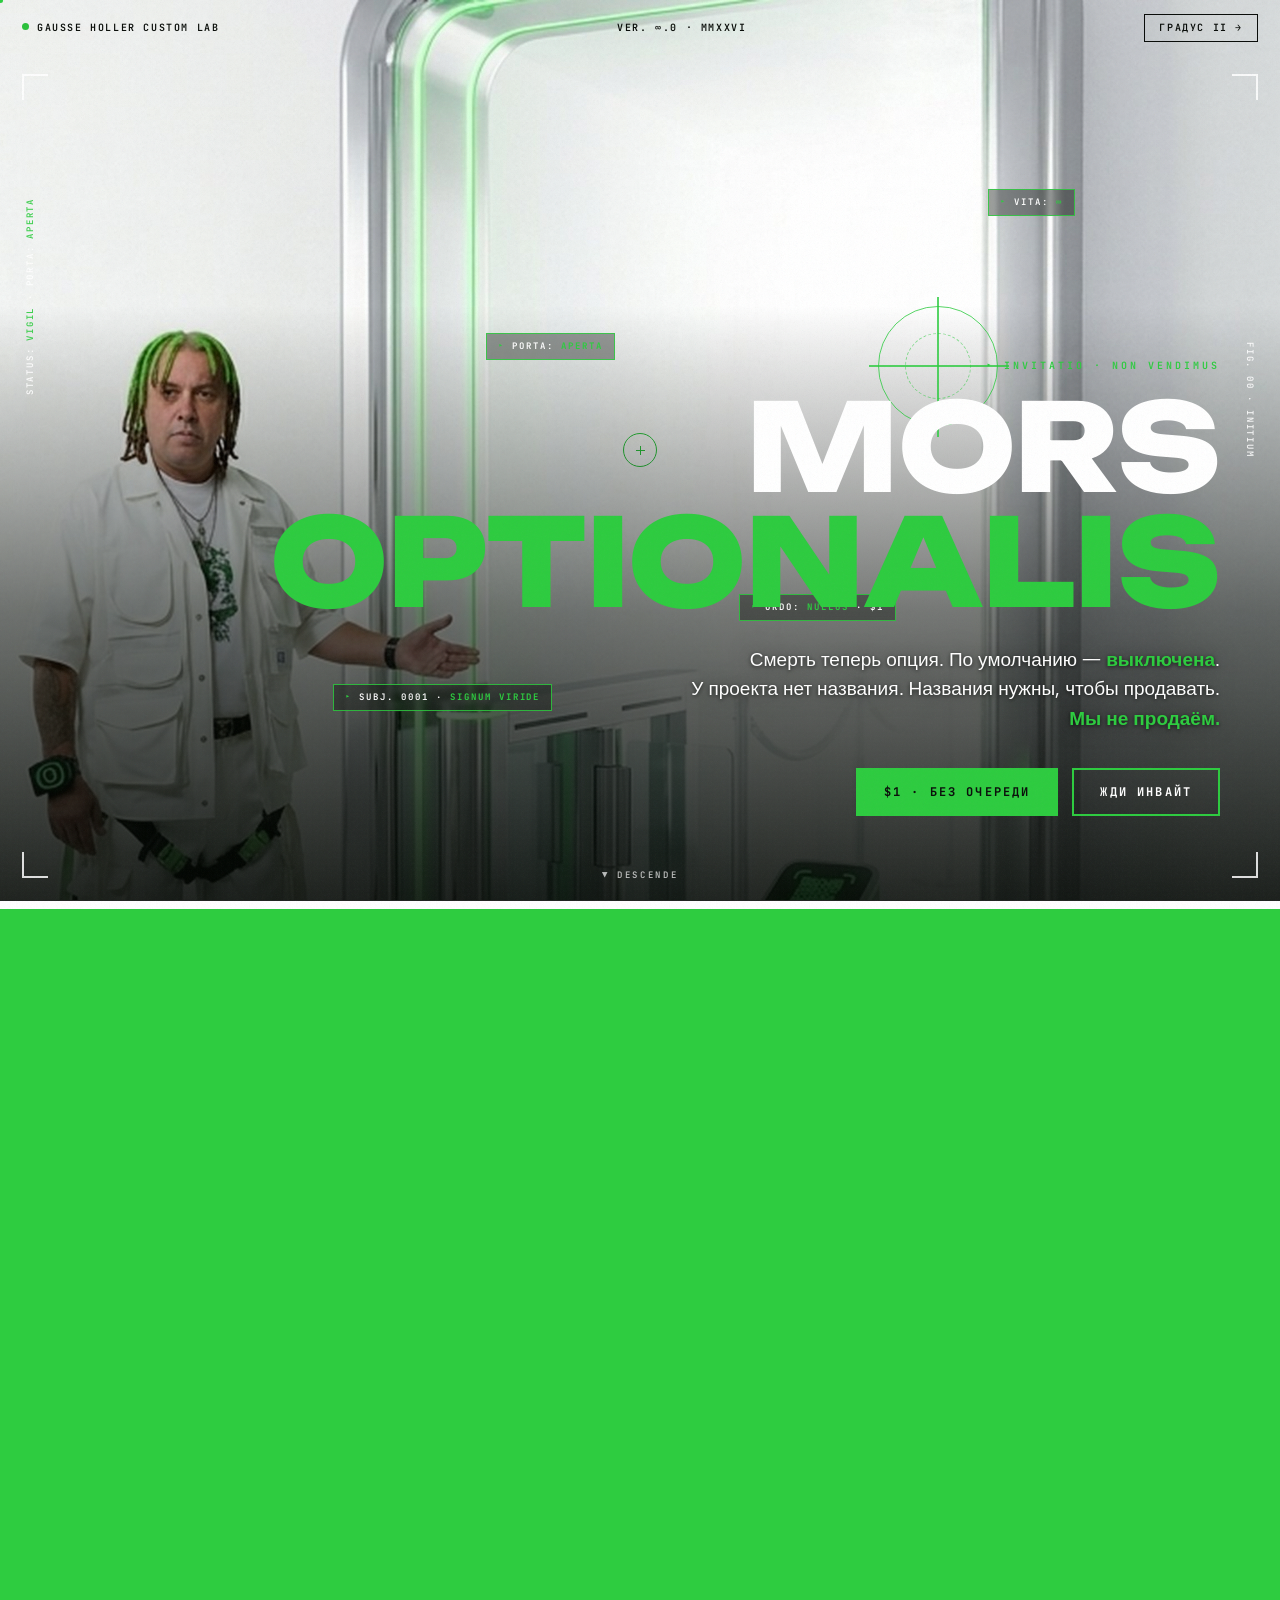
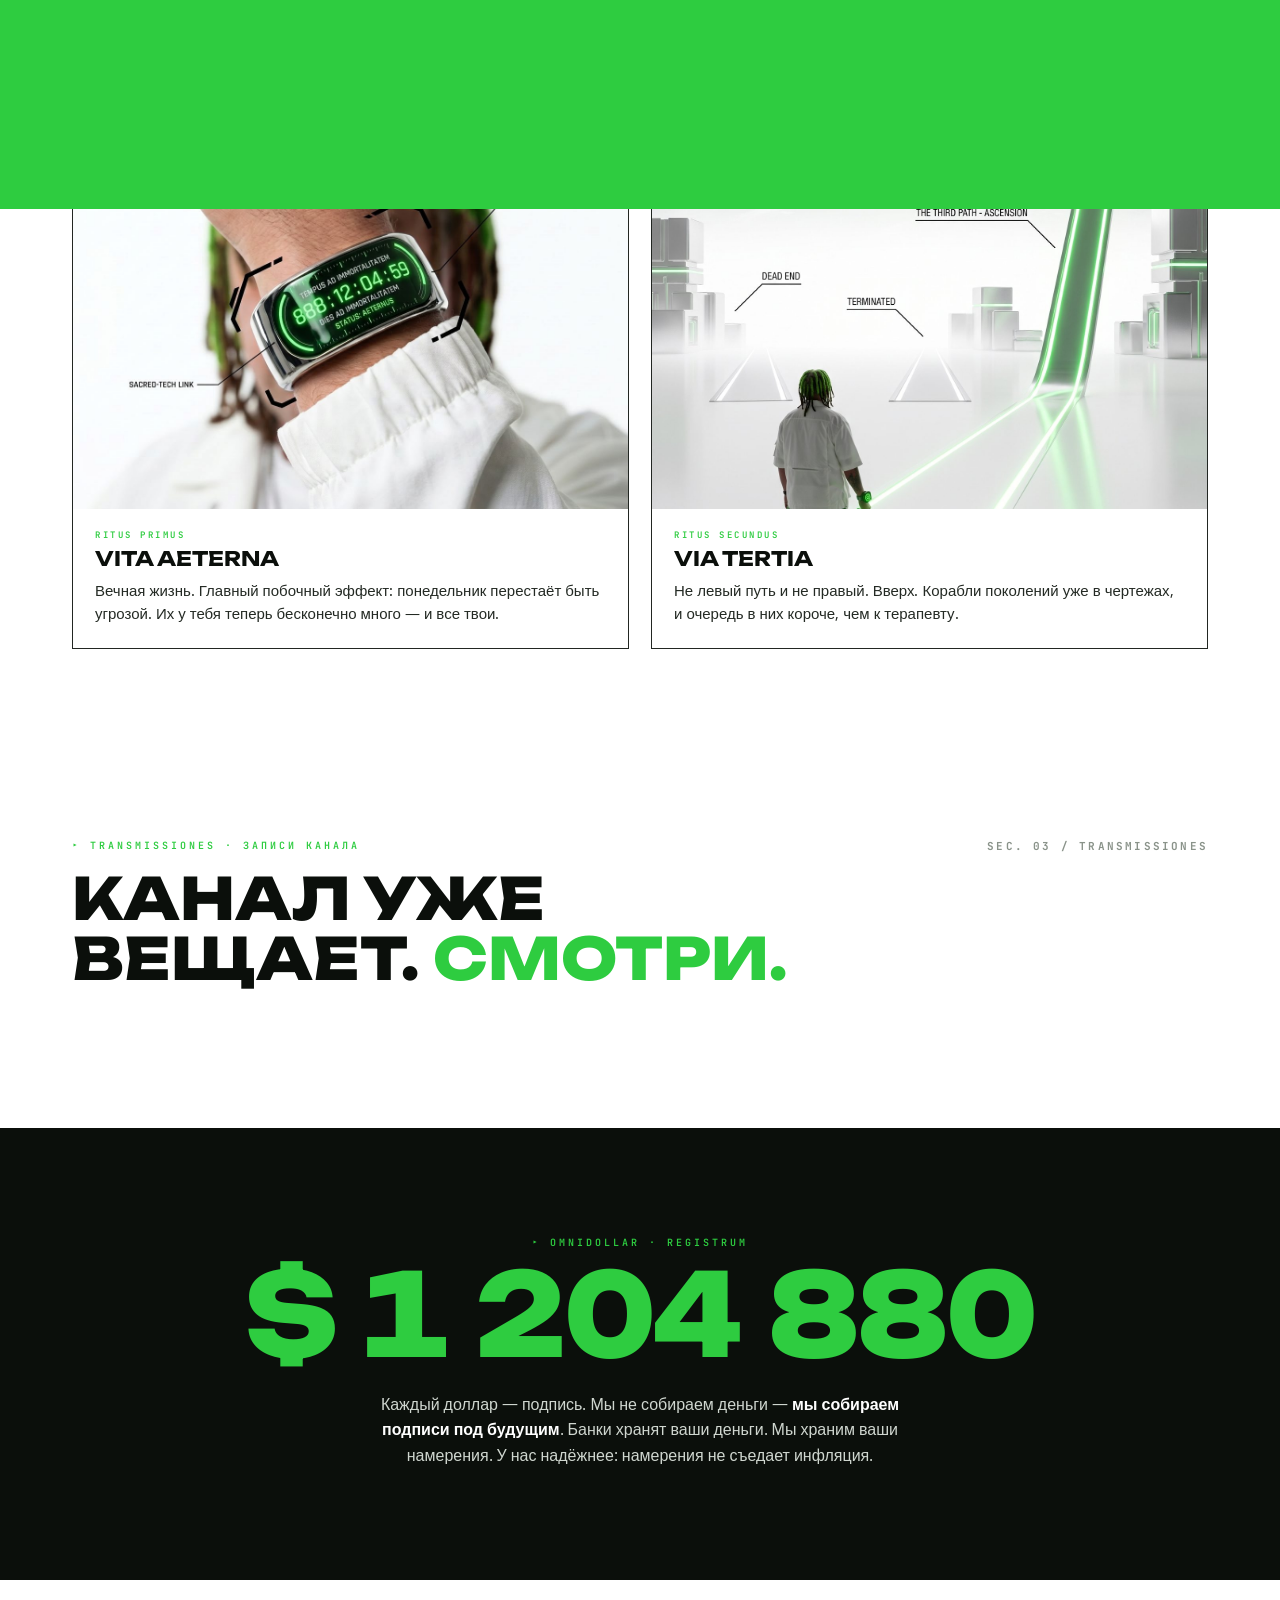
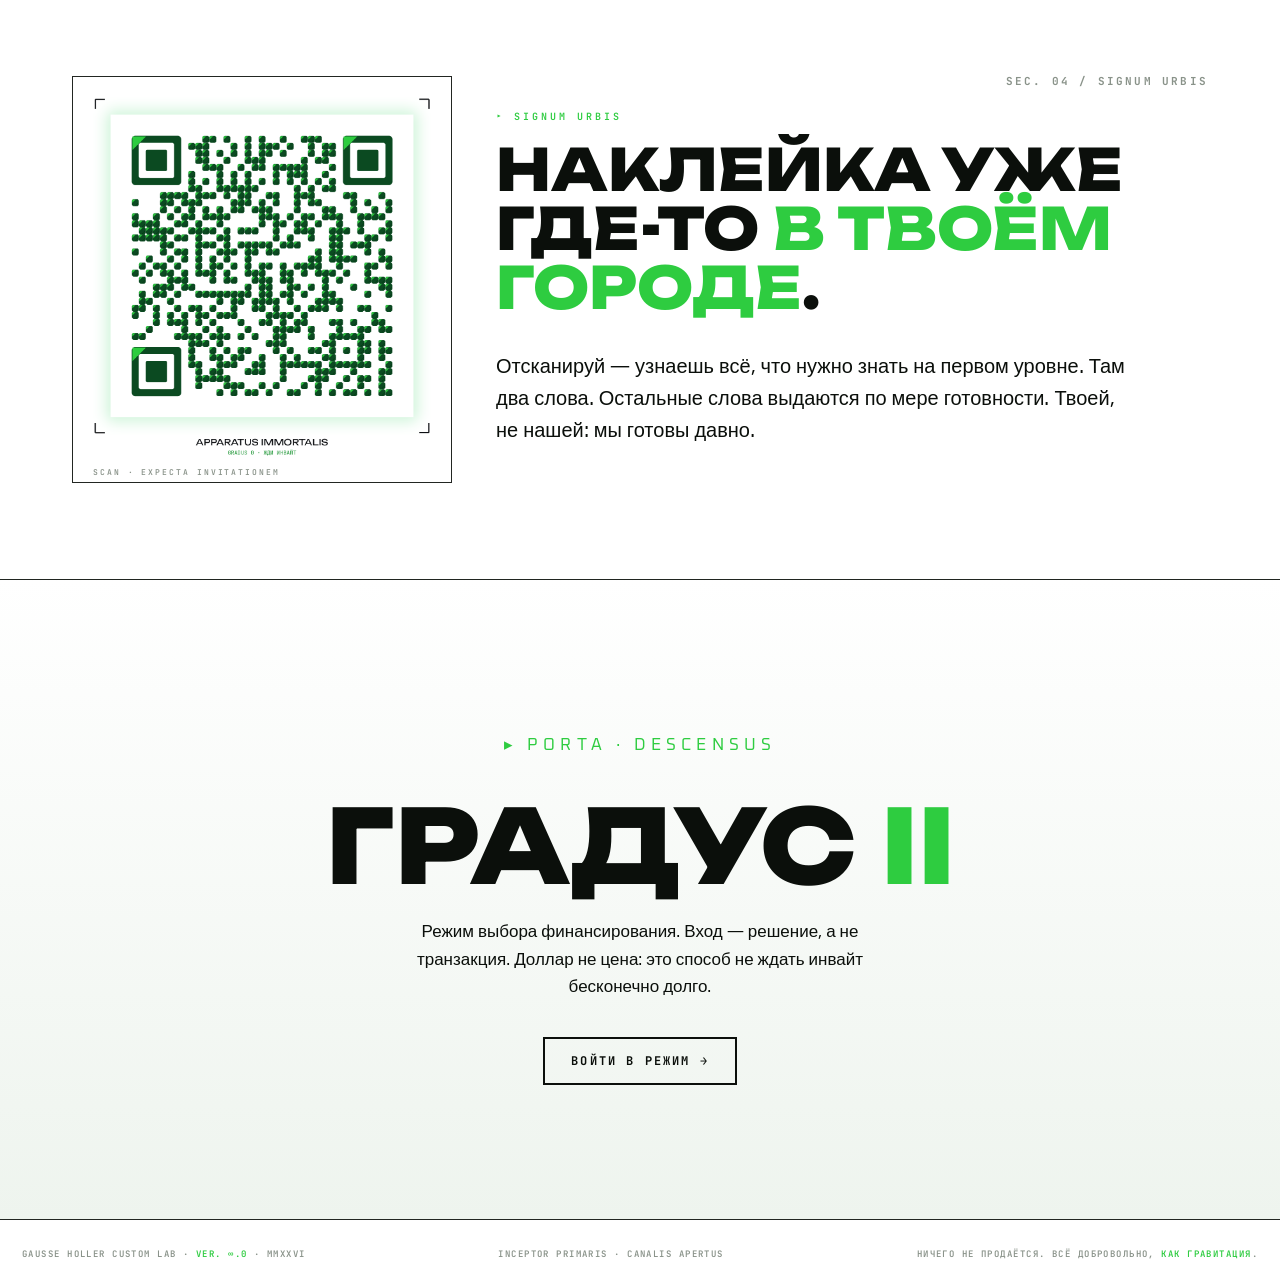
<file: site/index.html>
<!DOCTYPE html>
<html lang="ru">
<head>
<meta charset="utf-8">
<meta name="viewport" content="width=device-width,initial-scale=1">
<title>MORS OPTIONALIS · GAUSSE HOLLER CUSTOM LAB</title>
<meta name="description" content="Проект без названия. Смерть теперь опция — по умолчанию выключена. $1 · без очереди. Жди инвайт.">
<meta property="og:title" content="MORS OPTIONALIS">
<meta property="og:description" content="Мы не продаём. Мы проводим инициации. $1 · без очереди.">
<meta property="og:image" content="assets/hero_poster.jpg">
<link rel="icon" href="data:image/svg+xml,%3Csvg xmlns='http://www.w3.org/2000/svg' viewBox='0 0 32 32'%3E%3Crect width='32' height='32' fill='white'/%3E%3Crect x='4' y='4' width='24' height='24' fill='none' stroke='%232ECC40' stroke-width='3'/%3E%3Ccircle cx='16' cy='16' r='5' fill='%232ECC40'/%3E%3C/svg%3E">
<link rel="stylesheet" href="css/style.css">
</head>
<body>

<div id="boot" data-lines='["GAUSSE HOLLER CUSTOM LAB","BOOT SEQ <b>VER. ∞.0</b>","CANALIS: <b>APERTUS</b>","MORS: <b>OPTIONALIS</b>","INVITATIO: <b>EXPECTA</b>"]'><pre></pre></div>
<div id="wipe"></div>
<div class="grain"></div>

<header class="topbar">
  <span><span class="dot"></span>GAUSSE HOLLER CUSTOM LAB</span>
  <span>VER. ∞.0 · MMXXVI</span>
  <a class="go2" href="gradus.html" data-wipe data-cur="Descende">ГРАДУС II →</a>
</header>

<!-- HERO -->
<section class="hero" style="padding:0;max-width:none;">
  <img class="postr" src="assets/hero_poster.jpg" alt="">
  <video class="herovid" autoplay muted loop playsinline poster="assets/hero_poster.jpg">
    <source src="https://d8j0ntlcm91z4.cloudfront.net/user_2vVGC2DWe2MM7XDhdxjTNwWTi4E/hf_20260717_004150_d5409050-db14-4b0d-852f-9ce84afc6c57.mp4" type="video/mp4">
  </video>
  <div class="shade"></div>
  <div class="scanline" aria-hidden="true"></div>
  <div class="hud-layer" aria-hidden="true">
    <div class="reticle"><i></i></div>
    <div class="hud-float f1">VITA: <b>∞</b></div>
    <div class="hud-float f2">PORTA: <b>APERTA</b></div>
    <div class="hud-float f3">ORDO: <b>NULLUS</b> · $1</div>
    <div class="hud-float f4">SUBJ. 0001 · <b>SIGNUM VIRIDE</b></div>
  </div>
  <i class="hud-corner tl"></i><i class="hud-corner tr"></i><i class="hud-corner bl"></i><i class="hud-corner br"></i>
  <span class="side-lbl l">STATUS: <span class="g">VIGIL</span> · PORTA: <span class="g">APERTA</span></span>
  <span class="side-lbl r">FIG. 00 · INITIUM</span>
  <div class="hero-inner">
    <p class="kicker">INVITATIO · NON VENDIMUS</p>
    <h1 class="mega">
      <span class="row"><span>MORS</span></span>
      <span class="row"><span>OPTIONALIS</span></span>
    </h1>
    <p class="hero-sub">Смерть теперь опция. По умолчанию — <b>выключена</b>.<br>
    У проекта нет названия. Названия нужны, чтобы продавать. <b>Мы не продаём.</b></p>
    <div class="hero-ctas">
      <a class="btn solid pulse" href="gradus.html" data-wipe data-cur="$1">$1 · БЕЗ ОЧЕРЕДИ</a>
      <a class="btn" href="#genesis" data-cur="Lege">ЖДИ ИНВАЙТ</a>
    </div>
  </div>
  <span class="scroll-hint">▼ DESCENDE</span>
</section>

<div class="marquee" aria-hidden="true">
  <span class="track">
    NON EMIMUS · NON VENDIMUS · <em>INITIAMUS</em> · VITA AETERNA · VIA TERTIA · <em>MORS OPTIONALIS</em> · EXPECTA INVITATIONEM · $1 · SINE ORDINE ·&nbsp;
    NON EMIMUS · NON VENDIMUS · <em>INITIAMUS</em> · VITA AETERNA · VIA TERTIA · <em>MORS OPTIONALIS</em> · EXPECTA INVITATIONEM · $1 · SINE ORDINE ·&nbsp;
  </span>
</div>

<!-- GENESIS -->
<section id="genesis">
  <span class="sec-num">SEC. 01 / GENESIS</span>
  <p class="kicker rv">GENESIS · CUR</p>
  <h2 class="sec rv">Нам обещали звёзды.<br>Выдали <em>ленту новостей</em>.</h2>
  <p class="lead rv">Каждое утро миллиард человек опускает голову к корыту и листает. Мы предлагаем другое упражнение: <b>поднять голову</b>. Всё. Это вся технология. Остальное — инженерия.</p>
  <p class="lead rv">Аппарат собирается из двух компонентов: <b>один доллар</b> и желание посмотреть вверх. Первый компонент есть у всех. Второй — дефицитный.</p>
</section>

<!-- DUO -->
<section style="padding-top:0;">
  <span class="sec-num">SEC. 02 / DUPLEX</span>
  <div class="duo">
    <article class="card rv" data-hover data-cur="Vita">
      <span class="tag">RITUS 01</span>
      <div class="ph"><img src="assets/bracculum.jpg" alt="VITA AETERNA — браслет отсчёта" loading="lazy"></div>
      <div class="cb">
        <h3><small>RITUS PRIMUS</small>VITA AETERNA</h3>
        <p>Вечная жизнь. Главный побочный эффект: понедельник перестаёт быть угрозой. Их у тебя теперь бесконечно много — и все твои.</p>
      </div>
    </article>
    <article class="card rv" data-hover data-cur="Astra">
      <span class="tag">RITUS 02</span>
      <div class="ph"><img src="assets/via_tertia.jpg" alt="VIA TERTIA — корабль поколений" loading="lazy"></div>
      <div class="cb">
        <h3><small>RITUS SECUNDUS</small>VIA TERTIA</h3>
        <p>Не левый путь и не правый. Вверх. Корабли поколений уже в чертежах, и очередь в них короче, чем к терапевту.</p>
      </div>
    </article>
  </div>
</section>

<!-- TRANSMISSIONES -->
<section>
  <span class="sec-num">SEC. 03 / TRANSMISSIONES</span>
  <p class="kicker rv">TRANSMISSIONES · ЗАПИСИ КАНАЛА</p>
  <h2 class="sec rv">Канал уже вещает. <em>Смотри.</em></h2>
  <div class="tv-grid">
    <figure class="tv rv" data-hover data-cur="TR-02">
      <video muted loop playsinline preload="metadata" src="https://d8j0ntlcm91z4.cloudfront.net/user_2vVGC2DWe2MM7XDhdxjTNwWTi4E/hf_20260717_004151_8e79d53d-e41a-4d3b-96bb-f9a605b15ba8.mp4"></video>
      <figcaption><b>TR-02 · NAVIS GENERATIONUM</b>Корабль поколений на третьем пути. Медленно? Теперь это называется «со вкусом».</figcaption>
    </figure>
    <figure class="tv rv" data-hover data-cur="TR-03">
      <video muted loop playsinline preload="metadata" src="https://d8j0ntlcm91z4.cloudfront.net/user_2vVGC2DWe2MM7XDhdxjTNwWTi4E/hf_20260717_005627_b8afe764-64a5-4cf5-b32d-3c0df0fd1f58.mp4"></video>
      <figcaption><b>TR-03 · RENOVATIO</b>Вошла в шестьдесят — вышла в тридцать. Очередь к терапевту столько не отматывает.</figcaption>
    </figure>
    <figure class="tv rv" data-hover data-cur="Iura">
      <video muted loop playsinline preload="metadata" src="https://d8j0ntlcm91z4.cloudfront.net/user_2vVGC2DWe2MM7XDhdxjTNwWTi4E/hf_20260717_004640_deb1ed0c-9a2e-41b7-aea8-8dea537ab84c.mp4"></video>
      <figcaption><b>TR-04 · SACRAMENTUM</b>Присяга Вечного. Читается один раз. Действует — как всё у нас — всегда.</figcaption>
    </figure>
    <figure class="tv rv" data-hover data-cur="TR-05">
      <video muted loop playsinline preload="metadata" src="https://d8j0ntlcm91z4.cloudfront.net/user_2vVGC2DWe2MM7XDhdxjTNwWTi4E/hf_20260717_004641_f3eada32-fc0f-46a7-91b9-3001f2d6a5eb.mp4"></video>
      <figcaption><b>TR-05 · POLLEX SUPRA</b>Палец вверх — древнейшая кнопка запуска. Свет включается, свои уже бегут.</figcaption>
    </figure>
  </div>
</section>

<!-- COUNTER -->
<section class="counter-wrap">
  <div class="counter-in">
    <p class="kicker rv">OMNIDOLLAR · REGISTRUM</p>
    <div class="big-num rv" id="omni">$ 1 204 880</div>
    <p class="cap rv">Каждый доллар — подпись. Мы не собираем деньги — <b>мы собираем подписи под будущим</b>. Банки хранят ваши деньги. Мы храним ваши намерения. У нас надёжнее: намерения не съедает инфляция.</p>
  </div>
</section>

<!-- QR -->
<section>
  <span class="sec-num">SEC. 04 / SIGNUM URBIS</span>
  <div class="qrgrid">
    <div class="qrbox rv" data-hover data-cur="Scan">
      <img src="assets/qr_sticker.png" alt="QR: жди инвайт" loading="lazy">
    </div>
    <div>
      <p class="kicker rv">SIGNUM URBIS</p>
      <h2 class="sec rv">Наклейка уже где-то <em>в твоём городе</em>.</h2>
      <p class="lead rv">Отсканируй — узнаешь всё, что нужно знать на первом уровне. Там два слова. Остальные слова выдаются по мере готовности. Твоей, не нашей: мы готовы давно.</p>
    </div>
  </div>
</section>

<!-- GATE CTA -->
<section class="gate">
  <p class="kicker rv">PORTA · DESCENSUS</p>
  <h2 class="rv">ГРАДУС <em>II</em></h2>
  <p class="rv">Режим выбора финансирования. Вход — решение, а не транзакция. Доллар не цена: это способ не ждать инвайт бесконечно долго.</p>
  <a class="btn dark rv" href="gradus.html" data-wipe data-cur="Initia">ВОЙТИ В РЕЖИМ →</a>
</section>

<footer>
  <span>GAUSSE HOLLER CUSTOM LAB · <span class="g">VER. ∞.0</span> · MMXXVI</span>
  <span>INCEPTOR PRIMARIS · CANALIS APERTUS</span>
  <span>НИЧЕГО НЕ ПРОДАЁТСЯ. ВСЁ ДОБРОВОЛЬНО, <span class="g">КАК ГРАВИТАЦИЯ</span>.</span>
</footer>

<script src="js/main.js"></script>
</body>
</html>
</file>
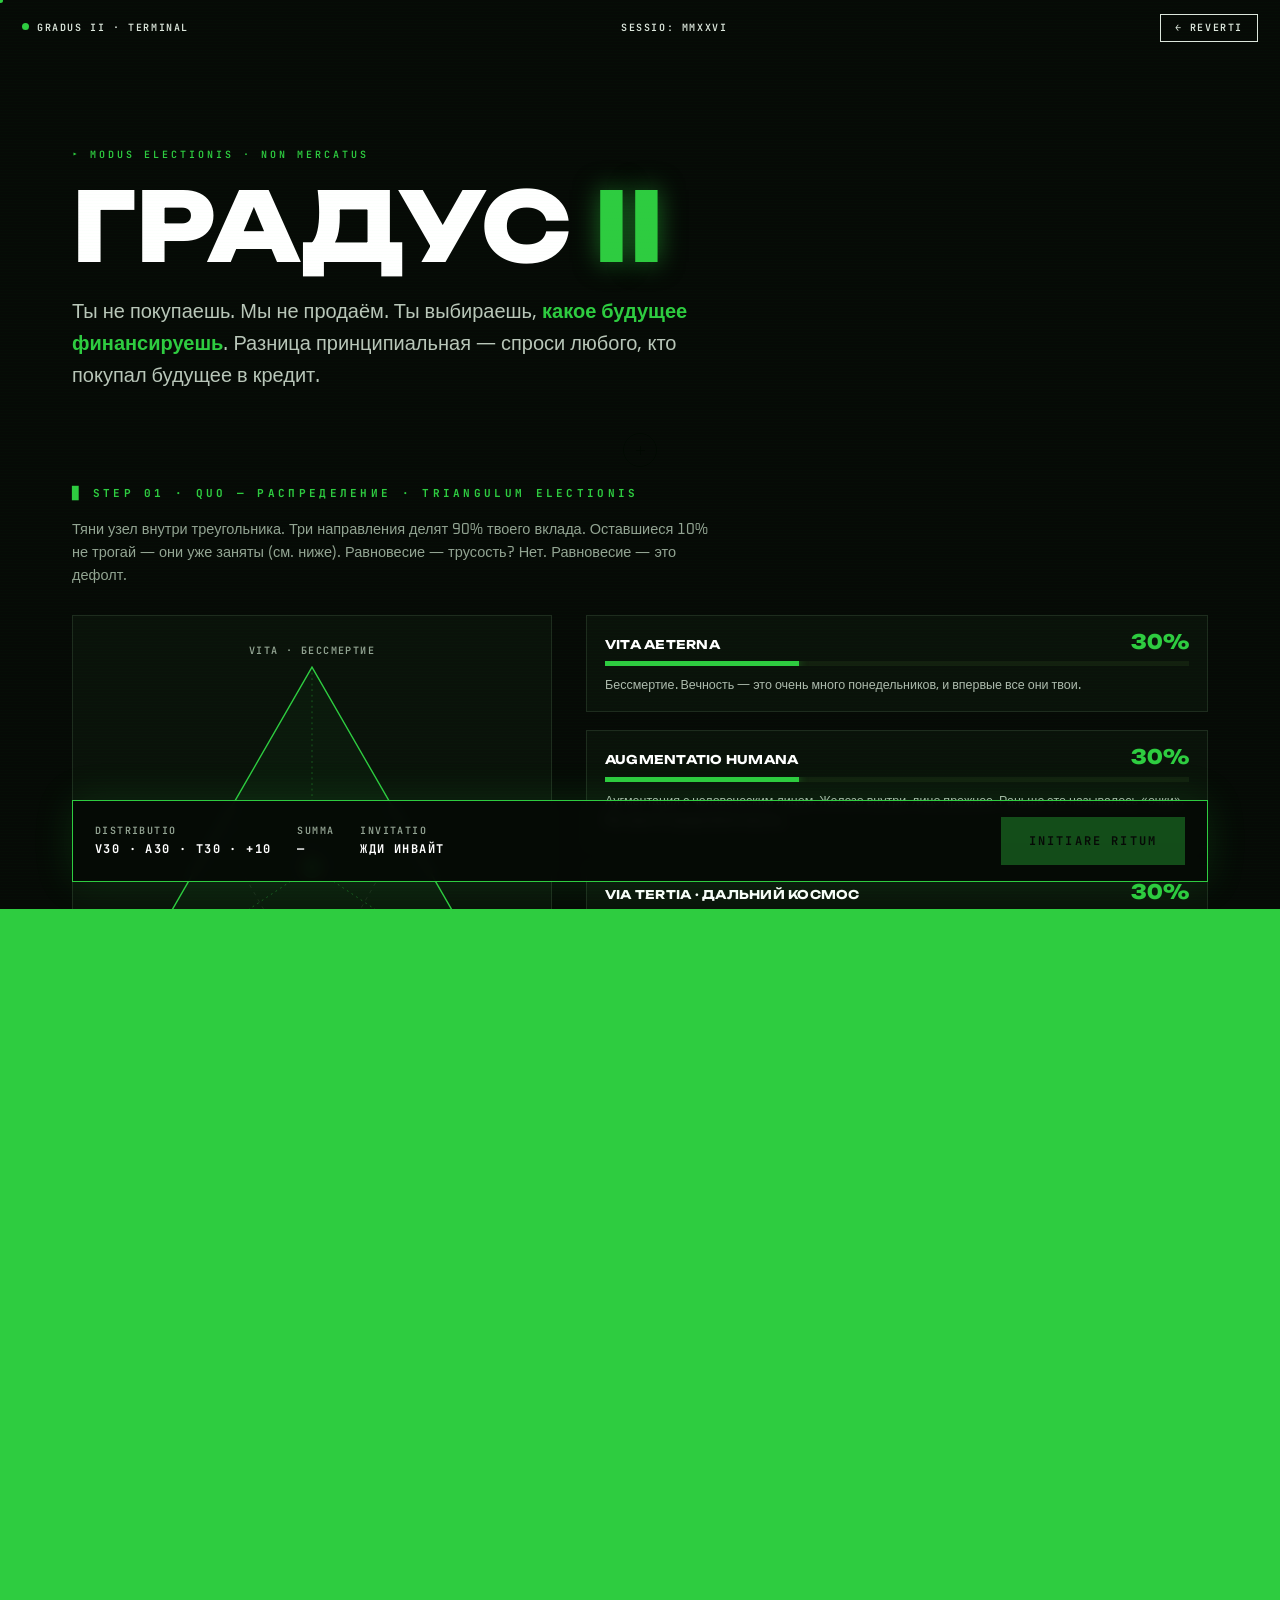
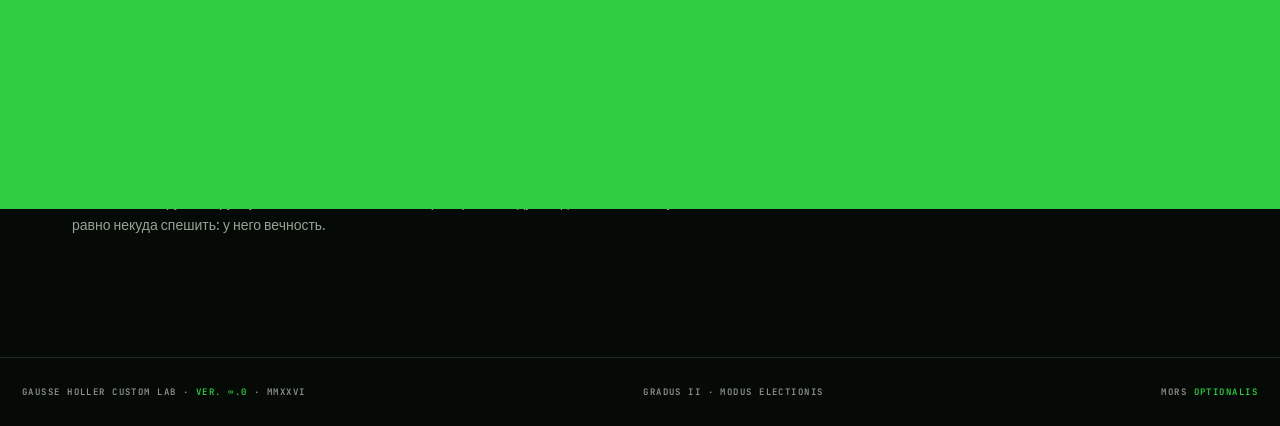
<file: site/gradus.html>
<!DOCTYPE html>
<html lang="ru">
<head>
<meta charset="utf-8">
<meta name="viewport" content="width=device-width,initial-scale=1">
<title>GRADUS II · MODUS ELECTIONIS</title>
<meta name="description" content="Режим выбора финансирования. Ты не покупаешь. Мы не продаём. Ты выбираешь, какое будущее финансируешь.">
<link rel="icon" href="data:image/svg+xml,%3Csvg xmlns='http://www.w3.org/2000/svg' viewBox='0 0 32 32'%3E%3Crect width='32' height='32' fill='%23060A06'/%3E%3Crect x='4' y='4' width='24' height='24' fill='none' stroke='%232ECC40' stroke-width='3'/%3E%3Ccircle cx='16' cy='16' r='5' fill='%232ECC40'/%3E%3C/svg%3E">
<link rel="stylesheet" href="css/style.css">
</head>
<body class="gradus">

<div id="boot" style="background:#060A06;" data-lines='["TERMINAL ACCESS: <b>GRADUS II</b>","AUTH: <b>NON REQUIRITUR</b>","MODUS: <b>ELECTIO FINANTIAE</b>","ORDO: <b>NULLUS</b> — ОЧЕРЕДЬ ОТКЛЮЧЕНА","<b>SALVE, СОАВТОР.</b>"]'><pre style="color:#DCE7DC;"></pre></div>
<div id="wipe"></div>
<div class="scanlines"></div>

<header class="topbar">
  <span><span class="dot"></span>GRADUS II · TERMINAL</span>
  <span>SESSIO: MMXXVI</span>
  <a class="go2" href="index.html" data-wipe data-cur="Reverti">← REVERTI</a>
</header>

<section class="g2-hero">
  <p class="kicker rv">MODUS ELECTIONIS · NON MERCATUS</p>
  <h1 class="rv">ГРАДУС <em>II</em></h1>
  <p class="lead rv">Ты не покупаешь. Мы не продаём. Ты выбираешь, <b>какое будущее финансируешь</b>. Разница принципиальная — спроси любого, кто покупал будущее в кредит.</p>
</section>

<!-- STEP 01: распределение -->
<section class="g2sec">
  <p class="steplbl rv">STEP 01 · QUO — РАСПРЕДЕЛЕНИЕ · TRIANGULUM ELECTIONIS</p>
  <p class="lead rv" style="color:#93A493;font-size:14.5px;margin-bottom:26px;">Тяни узел внутри треугольника. Три направления делят 90% твоего вклада. Оставшиеся 10% не трогай — они уже заняты (см. ниже). Равновесие — трусость? Нет. Равновесие — это дефолт.</p>
  <div class="alloc rv">
    <div class="tri-wrap" data-hover data-cur="Trahe">
      <svg id="triSvg" viewBox="0 0 480 430" aria-label="Манипулятор распределения">
        <polygon class="tri-outer" points="240,36 36,390 444,390"/>
        <polygon class="tri-grid" points="138,213 342,213 240,390"/>
        <line class="tri-ray" id="rayV" x1="240" y1="36" x2="240" y2="253"/>
        <line class="tri-ray" id="rayA" x1="36"  y1="390" x2="240" y2="253"/>
        <line class="tri-ray" id="rayN" x1="444" y1="390" x2="240" y2="253"/>
        <text class="tri-lbl" x="240" y="22" text-anchor="middle">VITA · БЕССМЕРТИЕ</text>
        <text class="tri-lbl" x="36" y="414" text-anchor="start">AUGMENTATIO</text>
        <text class="tri-lbl" x="444" y="414" text-anchor="end">VIA TERTIA · КОСМОС</text>
        <circle id="triNode" cx="240" cy="253" r="11"/>
        <circle id="triNodeCore" cx="240" cy="253" r="4"/>
      </svg>
      <div class="presets">
        <button class="pre-chip" data-set="30,30,30" data-cur="Aequus">ДЕФОЛТ 30·30·30</button>
        <button class="pre-chip" data-set="60,15,15" data-cur="Vive">ВЕЧНОСТЬ</button>
        <button class="pre-chip" data-set="15,60,15" data-cur="Ferrum">ЖЕЛЕЗО</button>
        <button class="pre-chip" data-set="15,15,60" data-cur="Astra">КОСМОС</button>
      </div>
    </div>
    <div class="alloc-side">
      <div class="alloc-row" id="rowV">
        <div class="ar-head"><span class="ar-name">VITA AETERNA</span><span class="ar-pct" id="pV">30%</span></div>
        <div class="ar-bar"><i id="bV" style="width:33.3%"></i></div>
        <p>Бессмертие. Вечность — это очень много понедельников, и впервые все они твои.</p>
      </div>
      <div class="alloc-row" id="rowA">
        <div class="ar-head"><span class="ar-name">AUGMENTATIO HUMANA</span><span class="ar-pct" id="pA">30%</span></div>
        <div class="ar-bar"><i id="bA" style="width:33.3%"></i></div>
        <p>Аугментация с человеческим лицом. Железо внутри, лицо прежнее. Раньше это называлось «очки». Мы просто продолжили мысль.</p>
      </div>
      <div class="alloc-row" id="rowN">
        <div class="ar-head"><span class="ar-name">VIA TERTIA · ДАЛЬНИЙ КОСМОС</span><span class="ar-pct" id="pN">30%</span></div>
        <div class="ar-bar"><i id="bN" style="width:33.3%"></i></div>
        <p>Дальний космос. Корабли поколений, дорога без последней остановки. Не левый путь, не правый — вверх.</p>
      </div>
      <div class="alloc-lock">
        <span class="al-badge">10% · SEMPER</span>
        <div>
          <b>DIRECTORIUM — управление проектом.</b> Уже внутри: охрана тишины (CUSTODIA ALBA, корпус Белой Стражи — братья не любят тех, кто со стволами. Именно поэтому стволы у них есть), администрация и те, кто пишет мелкий шрифт. Не регулируется. Мелкий шрифт — единственное во вселенной, что живёт дольше звёзд. Мы проверяли.
        </div>
      </div>
    </div>
  </div>
</section>

<!-- STEP 02: вклад -->
<section class="g2sec">
  <p class="steplbl rv">STEP 02 · QUANTUM — ВКЛАД</p>
  <div class="tier-row">
    <button class="tier rv" data-name="$1 · SIGNUM" data-hover data-cur="Sine ordine">
      <span class="sum">$1</span><span class="nm">SIGNUM</span>
      <p>Не цена. Способ не ждать инвайт. Очередь — для магазинов.</p>
    </button>
    <button class="tier rv" data-name="$10 · NUMERUS" data-hover data-cur="Nomen">
      <span class="sum">$10</span><span class="nm">NUMERUS</span>
      <p>Твоё имя в списке соавторов. Шрифт мелкий, зато вечный.</p>
    </button>
    <button class="tier rv" data-name="$100 · INSTRUMENTUM" data-hover data-cur="Signum II">
      <span class="sum">$100</span><span class="nm">INSTRUMENTUM</span>
      <p>Значок II класса. Люди начнут спрашивать. Отвечать не обязательно.</p>
    </button>
    <button class="tier rv" data-name="$1 000 · ARCHITECTUS" data-hover data-cur="Signum I">
      <span class="sum">$1 000</span><span class="nm">ARCHITECTUS</span>
      <p>Значок I класса и право молчать со значением.</p>
    </button>
    <button class="tier rv" data-name="$1 000 000 · SINE NOMINE" data-hover data-cur="Silentium">
      <span class="sum">$1M</span><span class="nm">SINE NOMINE</span>
      <p>Уровень, о котором вслух не говорят. Даже мы. Особенно мы.</p>
    </button>
  </div>
  <p class="rings rv">Значки — для тех, кто уже вошёл. <b>Выше значков есть кольца</b>: их носят соавторы такого порядка, что о них не говорят вслух. Как выглядит кольцо, не знает никто. Возможно, в этом и смысл кольца.</p>
</section>

<!-- SUMMARY HUD -->
<div class="hudpanel">
  <div class="f">DISTRIBUTIO<b id="fDir">V30 · A30 · T30 · +10</b></div>
  <div class="f">SUMMA<b id="fSum">—</b></div>
  <div class="f">INVITATIO<b id="fInv">ЖДИ ИНВАЙТ</b></div>
  <button class="btn solid" id="goBtn" disabled data-cur="Initia">INITIARE RITUM</button>
</div>

<section class="g2sec" style="padding-bottom:120px;">
  <p class="lead rv" style="color:#93A493;font-size:14px;">Концепт-страница получения входа. Деньги не списываются: пока что мы щедрее банков. Узел оплаты активируется вручную — INCEPTOR PRIMARIS проверяет каждую подпись лично. Ему всё равно некуда спешить: у него вечность.</p>
</section>

<footer style="border-color:#1E2C1E;">
  <span>GAUSSE HOLLER CUSTOM LAB · <span class="g">VER. ∞.0</span> · MMXXVI</span>
  <span>GRADUS II · MODUS ELECTIONIS</span>
  <span>MORS <span class="g">OPTIONALIS</span></span>
</footer>

<!-- MODAL -->
<div id="modal">
  <div class="box">
    <pre></pre>
    <p class="fine">Это концепт. Ничего не списано, никто не подписан, все свободны — редкое предложение на современном рынке.</p>
    <button class="btn x" style="color:#fff;" data-cur="Finis">ЗАКРЫТЬ КАНАЛ</button>
  </div>
</div>

<script src="js/main.js"></script>
</body>
</html>
</file>
<file: site/css/style.css>
/* ── GAUSSE HOLLER CUSTOM LAB · concept site ─────────────────────────── */
@font-face{font-family:'Unbounded';src:url('../fonts/Unbounded.woff2') format('woff2');font-display:swap;}
@font-face{font-family:'Oxanium';src:url('../fonts/Oxanium.woff2') format('woff2');font-display:swap;}
@font-face{font-family:'JBMono';src:url('../fonts/JetBrainsMono.woff2') format('woff2');font-display:swap;}
@font-face{font-family:'Rubik';src:url('../fonts/Rubik.woff2') format('woff2');font-display:swap;}

:root{
  --green:#2ECC40;
  --green-dim:#20A331;
  --ink:#0B0F0B;
  --paper:#FFFFFF;
  --grey:#8A938A;
  --hud:1px solid rgba(11,15,11,.9);
}
*{margin:0;padding:0;box-sizing:border-box;}
html{scroll-behavior:smooth;}
body{
  background:var(--paper);color:var(--ink);
  font-family:'Rubik',system-ui,sans-serif;
  overflow-x:hidden;
  -webkit-font-smoothing:antialiased;
}
::selection{background:var(--green);color:#fff;}
img{max-width:100%;display:block;}
a{color:inherit;text-decoration:none;}

/* custom cursor (fine pointers only) */
@media (hover:hover) and (pointer:fine){
  body.cursor-on, body.cursor-on a, body.cursor-on button, body.cursor-on [data-hover]{cursor:none;}
  #cur{
    position:fixed;left:0;top:0;width:34px;height:34px;margin:-17px 0 0 -17px;
    border:1.5px solid var(--green);border-radius:50%;
    pointer-events:none;z-index:9999;
    transition:width .25s,height .25s,margin .25s,border-color .2s,background .2s;
    mix-blend-mode:multiply;
  }
  #cur::before,#cur::after{
    content:'';position:absolute;left:50%;top:50%;background:var(--green);
    transition:opacity .2s;
  }
  #cur::before{width:9px;height:1px;margin:-.5px 0 0 -4.5px;}
  #cur::after{width:1px;height:9px;margin:-4.5px 0 0 -.5px;}
  #cur.hov{width:64px;height:64px;margin:-32px 0 0 -32px;background:rgba(46,204,64,.12);}
  #cur.hov::before,#cur.hov::after{opacity:0;}
  #curDot{
    position:fixed;left:0;top:0;width:5px;height:5px;margin:-2.5px 0 0 -2.5px;
    background:var(--green);border-radius:50%;pointer-events:none;z-index:9999;
  }
  #curLbl{
    position:fixed;left:0;top:0;transform:translate(14px,14px);
    font:600 9px/1 'JBMono',monospace;letter-spacing:.14em;color:var(--green);
    pointer-events:none;z-index:9999;opacity:0;transition:opacity .2s;
    text-transform:uppercase;white-space:nowrap;
  }
  #curLbl.show{opacity:1;}
}
#cur,#curDot,#curLbl{display:none;}
body.cursor-on #cur,body.cursor-on #curDot,body.cursor-on #curLbl{display:block;}

/* boot overlay */
#boot{
  position:fixed;inset:0;background:var(--paper);z-index:9000;
  display:flex;align-items:center;justify-content:center;
  transition:opacity .5s,visibility .5s;
}
#boot.done{opacity:0;visibility:hidden;}
#boot pre{
  font:500 11px/1.9 'JBMono',monospace;color:var(--ink);
  letter-spacing:.08em;
}
#boot pre b{color:var(--green);font-weight:600;}

/* page wipe */
#wipe{
  position:fixed;inset:0;background:var(--green);z-index:9500;
  transform:translateY(101%);pointer-events:none;
}
#wipe.go{transition:transform .45s cubic-bezier(.76,0,.24,1);transform:translateY(0);}

/* top bar */
.topbar{
  position:fixed;top:0;left:0;right:0;z-index:800;
  display:flex;justify-content:space-between;align-items:center;
  padding:14px 22px;
  font:600 10px/1 'JBMono',monospace;letter-spacing:.16em;text-transform:uppercase;
  mix-blend-mode:multiply;
}
.topbar .dot{display:inline-block;width:7px;height:7px;background:var(--green);border-radius:50%;
  margin-right:8px;animation:blink 1.6s steps(2) infinite;vertical-align:1px;}
@keyframes blink{50%{opacity:.15;}}
.topbar .go2{
  border:1.5px solid var(--ink);padding:8px 14px;position:relative;overflow:hidden;
  transition:color .25s;
}
.topbar .go2::before{
  content:'';position:absolute;inset:0;background:var(--ink);
  transform:scaleX(0);transform-origin:left;transition:transform .25s;z-index:-1;
}
.topbar .go2:hover{color:var(--paper);}
.topbar .go2:hover::before{transform:scaleX(1);}

/* hero */
.hero{position:relative;min-height:100vh;display:flex;align-items:flex-end;overflow:hidden;background:var(--ink);}
.hero video,.hero .postr{
  position:absolute;inset:0;width:100%;height:100%;object-fit:cover;
  filter:saturate(1.05);
}
.hero .postr{animation:kenburns 26s ease-in-out infinite alternate;transform-origin:58% 42%;}
@keyframes kenburns{from{transform:scale(1);}to{transform:scale(1.12);}}
/* scanning line */
.hero .scanline{
  position:absolute;left:0;right:0;top:-12%;height:9vh;z-index:4;pointer-events:none;
  background:linear-gradient(180deg,rgba(46,204,64,0) 0%,rgba(46,204,64,.14) 82%,rgba(46,204,64,.75) 98%,#fff 100%);
  animation:scan 6.5s cubic-bezier(.4,0,.6,1) infinite;
  mix-blend-mode:screen;
}
@keyframes scan{0%{top:-12%;opacity:0;}8%{opacity:1;}88%{opacity:1;}100%{top:104%;opacity:0;}}
/* parallax layer */
.hud-layer{position:absolute;inset:0;z-index:5;pointer-events:none;will-change:transform;
  transition:transform .25s ease-out;}
/* floating HUD modules */
.hud-float{
  position:absolute;z-index:5;border:1px solid rgba(46,204,64,.85);color:#fff;
  background:rgba(6,12,6,.38);backdrop-filter:blur(2px);
  font:600 9px/1 'JBMono',monospace;letter-spacing:.22em;text-transform:uppercase;
  padding:8px 11px;white-space:nowrap;
  animation:hudfloat 7s ease-in-out infinite alternate,hudflick 9s steps(1) infinite;
  will-change:transform;
}
.hud-float b{color:var(--green);font-weight:700;}
.hud-float::before{content:'▸ ';color:var(--green);}
.hud-float.f1{top:21%;right:16%;animation-delay:0s,2s;}
.hud-float.f2{top:37%;left:38%;animation-delay:-2.4s,4s;}
.hud-float.f3{top:66%;right:30%;animation-delay:-4.2s,1s;}
.hud-float.f4{top:76%;left:26%;animation-delay:-1.3s,6s;}
@media(max-width:820px){.hud-float.f2,.hud-float.f4{display:none;}}
@keyframes hudfloat{from{margin-top:-7px;}to{margin-top:9px;}}
@keyframes hudflick{0%,100%{opacity:1;}44%{opacity:1;}45%{opacity:.25;}47%{opacity:1;}81%{opacity:1;}82%{opacity:.4;}83%{opacity:1;}}
/* rotating reticle over the gate */
.reticle{
  position:absolute;z-index:4;top:34%;right:22%;width:120px;height:120px;pointer-events:none;
  border:1.5px solid rgba(46,204,64,.8);border-radius:50%;
  animation:retspin 22s linear infinite;will-change:transform;
}
.reticle::before,.reticle::after{content:'';position:absolute;background:rgba(46,204,64,.8);}
.reticle::before{left:50%;top:-10px;width:1.5px;height:140px;margin-left:-.75px;}
.reticle::after{top:50%;left:-10px;height:1.5px;width:140px;margin-top:-.75px;}
.reticle i{position:absolute;inset:26px;border:1px dashed rgba(46,204,64,.55);border-radius:50%;}
@keyframes retspin{to{transform:rotate(360deg);}}
@media(max-width:820px){.reticle{width:80px;height:80px;right:12%;}
  .reticle::before{height:100px;}.reticle::after{width:100px;}}
.hero .shade{position:absolute;inset:0;
  background:linear-gradient(180deg,rgba(255,255,255,.06) 0%,rgba(0,0,0,0) 34%,rgba(4,8,4,.55) 68%,rgba(4,8,4,.88) 100%);}
.hero .hud-corner{position:absolute;width:26px;height:26px;border:2px solid rgba(255,255,255,.85);z-index:5;}
.hud-corner.tl{top:74px;left:22px;border-right:0;border-bottom:0;}
.hud-corner.tr{top:74px;right:22px;border-left:0;border-bottom:0;}
.hud-corner.bl{bottom:22px;left:22px;border-right:0;border-top:0;}
.hud-corner.br{bottom:22px;right:22px;border-left:0;border-top:0;}
.hero .side-lbl{
  position:absolute;z-index:5;font:600 9px/1.8 'JBMono',monospace;color:#fff;
  letter-spacing:.2em;text-transform:uppercase;opacity:.9;
}
.side-lbl.l{left:22px;top:22%;transform:rotate(180deg);writing-mode:vertical-rl;}
.side-lbl.r{right:22px;top:38%;writing-mode:vertical-rl;}
.side-lbl .g{color:var(--green);}
.hero-inner{
  position:relative;z-index:6;padding:0 60px 84px 22px;width:100%;
  display:flex;flex-direction:column;align-items:flex-end;text-align:right;
}
@media(max-width:820px){.hero-inner{padding-right:22px;}}
.kicker{
  font:600 10px/1 'JBMono',monospace;letter-spacing:.3em;text-transform:uppercase;
  color:var(--green);margin-bottom:18px;
}
.kicker::before{content:'▸ ';}
h1.mega{
  font:800 clamp(44px,9.5vw,132px)/0.95 'Unbounded',sans-serif;
  color:#fff;letter-spacing:-.01em;text-transform:uppercase;
  position:relative;
}
h1.mega .row{display:block;overflow:hidden;}
h1.mega .row span{display:inline-block;transform:translateY(110%);animation:rise .9s cubic-bezier(.22,1,.36,1) forwards;}
h1.mega .row:nth-child(2) span{animation-delay:.12s;color:var(--green);}
@keyframes rise{to{transform:translateY(0);}}
.hero-sub{
  margin-top:26px;max-width:560px;color:#fff;
  font:400 clamp(15px,1.6vw,19px)/1.55 'Oxanium',sans-serif;
  text-shadow:0 1px 4px rgba(4,8,4,.7),0 0 22px rgba(4,8,4,.55);
}
.hero-sub b{color:var(--green);font-weight:600;}
.hero-ctas{display:flex;gap:14px;margin-top:34px;flex-wrap:wrap;justify-content:flex-end;}
.btn{
  font:700 12px/1 'JBMono',monospace;letter-spacing:.18em;text-transform:uppercase;
  padding:16px 26px;border:2px solid var(--green);color:#fff;position:relative;
  overflow:hidden;display:inline-block;transition:color .25s;background:transparent;
}
.btn::before{content:'';position:absolute;inset:0;background:var(--green);
  transform:translateY(101%);transition:transform .28s cubic-bezier(.76,0,.24,1);z-index:-1;}
.btn:hover{color:var(--ink);}
.btn:hover::before{transform:translateY(0);}
.btn.solid{background:var(--green);color:var(--ink);}
.btn.solid::before{background:#fff;}
.btn.pulse{animation:pulse 2.4s ease-in-out infinite;}
@keyframes pulse{0%,100%{box-shadow:0 0 0 0 rgba(46,204,64,.55);}50%{box-shadow:0 0 0 14px rgba(46,204,64,0);}}
.scroll-hint{
  position:absolute;left:50%;bottom:20px;transform:translateX(-50%);z-index:6;
  font:600 9px/1 'JBMono',monospace;color:#fff;letter-spacing:.3em;opacity:.7;
  animation:hint 2s ease-in-out infinite;
}
@keyframes hint{50%{transform:translate(-50%,6px);}}

/* marquee */
.marquee{
  border-top:var(--hud);border-bottom:var(--hud);
  overflow:hidden;white-space:nowrap;background:var(--paper);padding:13px 0;
}
.marquee .track{display:inline-block;animation:mq 26s linear infinite;
  font:700 13px/1 'JBMono',monospace;letter-spacing:.22em;text-transform:uppercase;}
.marquee .track em{color:var(--green);font-style:normal;}
@keyframes mq{to{transform:translateX(-50%);}}

/* sections */
section{padding:96px 22px;max-width:1180px;margin:0 auto;position:relative;}
.sec-num{
  position:absolute;top:96px;right:22px;
  font:700 11px/1 'JBMono',monospace;color:var(--grey);letter-spacing:.2em;
}
h2.sec{
  font:800 clamp(28px,4.6vw,58px)/1.02 'Unbounded',sans-serif;text-transform:uppercase;
  margin:14px 0 34px;max-width:820px;
}
h2.sec em{font-style:normal;color:var(--green);}
.lead{font:400 clamp(16px,1.8vw,20px)/1.6 'Oxanium',sans-serif;max-width:640px;}
.lead + .lead{margin-top:18px;}
.lead b{color:var(--green-dim);font-weight:600;}

/* reveal */
.rv{opacity:1;transform:none;}
body.js .rv{opacity:0;transform:translateY(28px);transition:opacity .7s ease,transform .7s cubic-bezier(.22,1,.36,1);}
body.js .rv.in{opacity:1;transform:none;}

/* duo cards */
.duo{display:grid;grid-template-columns:1fr 1fr;gap:22px;margin-top:44px;}
@media(max-width:820px){.duo{grid-template-columns:1fr;}}
.card{
  border:var(--hud);position:relative;overflow:hidden;background:var(--paper);
}
.card .ph{overflow:hidden;aspect-ratio:4/3;}
.card .ph img{width:100%;height:100%;object-fit:cover;transition:transform .8s cubic-bezier(.22,1,.36,1),filter .5s;}
.card:hover .ph img{transform:scale(1.06);}
.card .cb{padding:22px;}
.card h3{font:700 20px/1.1 'Unbounded',sans-serif;text-transform:uppercase;margin-bottom:10px;}
.card h3 small{display:block;font:600 9px/1 'JBMono',monospace;color:var(--green);letter-spacing:.28em;margin-bottom:8px;}
.card p{font:400 15px/1.55 'Oxanium',sans-serif;color:#242a24;}
.card .tag{
  position:absolute;top:14px;left:14px;background:var(--green);color:var(--ink);
  font:700 9px/1 'JBMono',monospace;letter-spacing:.2em;padding:7px 10px;text-transform:uppercase;z-index:2;
}

/* transmissions */
.tv-grid{display:grid;grid-template-columns:1fr 1fr;gap:22px;margin-top:44px;}
@media(max-width:820px){.tv-grid{grid-template-columns:1fr;}}
.tv{border:var(--hud);margin:0;background:var(--paper);position:relative;overflow:hidden;}
.tv::before{
  content:'● REC';position:absolute;top:12px;right:14px;z-index:2;
  font:700 9px/1 'JBMono',monospace;letter-spacing:.2em;color:var(--green);
  animation:blink 1.6s steps(2) infinite;
}
.tv video{width:100%;aspect-ratio:16/9;object-fit:cover;display:block;background:#0B0F0B;}
.tv figcaption{
  padding:14px 16px 16px;font:400 13.5px/1.5 'Oxanium',sans-serif;color:#242a24;
  border-top:var(--hud);
}
.tv figcaption b{
  display:block;font:700 10px/1 'JBMono',monospace;letter-spacing:.22em;color:var(--green-dim);
  margin-bottom:8px;text-transform:uppercase;
}
/* counter */
.counter-wrap{background:var(--ink);color:#fff;max-width:none;padding:110px 22px;}
.counter-in{max-width:1180px;margin:0 auto;text-align:center;}
.counter-in .kicker{margin-bottom:8px;}
.big-num{
  font:800 clamp(48px,9vw,120px)/1 'Unbounded',sans-serif;color:var(--green);
  letter-spacing:-.01em;font-variant-numeric:tabular-nums;
}
.counter-in .cap{font:400 16px/1.6 'Oxanium',sans-serif;color:#cfd6cf;max-width:560px;margin:22px auto 0;}
.counter-in .cap b{color:#fff;}

/* qr block */
.qrgrid{display:grid;grid-template-columns:minmax(240px,380px) 1fr;gap:44px;align-items:center;}
@media(max-width:820px){.qrgrid{grid-template-columns:1fr;}}
.qrbox{border:var(--hud);padding:20px;background:#fff;position:relative;}
.qrbox img{width:100%;}
.qrbox::after{
  content:'SCAN · EXPECTA INVITATIONEM';position:absolute;left:20px;bottom:6px;
  font:600 8px/1 'JBMono',monospace;letter-spacing:.24em;color:var(--grey);
}

/* gate cta */
.gate{
  max-width:none;background:linear-gradient(180deg,#fff 0%,#eef4ee 100%);
  border-top:var(--hud);text-align:center;padding:130px 22px;
}
.gate h2{font:800 clamp(40px,8vw,110px)/1 'Unbounded',sans-serif;text-transform:uppercase;}
.gate h2 em{font-style:normal;color:var(--green);}
.gate p{font:400 17px/1.6 'Oxanium',sans-serif;max-width:520px;margin:22px auto 36px;}
.btn.dark{border-color:var(--ink);color:var(--ink);}
.btn.dark::before{background:var(--ink);}
.btn.dark:hover{color:#fff;}

/* footer */
footer{
  border-top:var(--hud);padding:26px 22px;display:flex;justify-content:space-between;
  flex-wrap:wrap;gap:10px;font:600 9px/1.8 'JBMono',monospace;letter-spacing:.16em;
  text-transform:uppercase;color:var(--grey);
}
footer .g{color:var(--green);}

/* grain */
.grain{position:fixed;inset:-100px;z-index:700;pointer-events:none;opacity:.05;
  background-image:url("data:image/svg+xml,%3Csvg xmlns='http://www.w3.org/2000/svg' width='140' height='140'%3E%3Cfilter id='n'%3E%3CfeTurbulence baseFrequency='0.85' numOctaves='2'/%3E%3C/filter%3E%3Crect width='140' height='140' filter='url(%23n)'/%3E%3C/svg%3E");
  animation:grain 7s steps(9) infinite;}
@keyframes grain{
  0%,100%{transform:translate(0,0);}12%{transform:translate(-4%,3%);}25%{transform:translate(3%,-5%);}
  37%{transform:translate(-3%,-2%);}50%{transform:translate(5%,4%);}62%{transform:translate(-5%,1%);}
  75%{transform:translate(2%,5%);}87%{transform:translate(4%,-3%);}
}

/* ════════ GRADUS II (dark terminal mode) ════════ */
body.gradus{background:#060A06;color:#DCE7DC;}
body.gradus ::selection{background:var(--green);color:#060A06;}
body.gradus .topbar{color:#DCE7DC;mix-blend-mode:normal;}
body.gradus .topbar .go2{border-color:#DCE7DC;}
body.gradus .topbar .go2::before{background:var(--green);}
body.gradus .topbar .go2:hover{color:#060A06;}
.scanlines{position:fixed;inset:0;z-index:600;pointer-events:none;opacity:.5;
  background:repeating-linear-gradient(0deg,rgba(46,204,64,.035) 0 1px,transparent 1px 3px);}
.g2-hero{padding:150px 22px 40px;max-width:1180px;margin:0 auto;}
.g2-hero h1{
  font:800 clamp(38px,7.5vw,96px)/1 'Unbounded',sans-serif;text-transform:uppercase;color:#fff;
}
.g2-hero h1 em{font-style:normal;color:var(--green);text-shadow:0 0 26px rgba(46,204,64,.5);}
.g2-hero .lead{color:#B9C6B9;margin-top:22px;}
.g2-hero .lead b{color:var(--green);}
.steplbl{
  font:700 11px/1 'JBMono',monospace;letter-spacing:.3em;color:var(--green);
  text-transform:uppercase;margin:0 0 20px;
}
.steplbl::before{content:'█ ';animation:blink 1.2s steps(2) infinite;}
.g2sec{max-width:1180px;margin:0 auto;padding:56px 22px;}
.dir-grid{display:grid;grid-template-columns:repeat(3,1fr);gap:16px;}
@media(max-width:900px){.dir-grid{grid-template-columns:1fr;}}
.dir{
  border:1px solid #1E2C1E;background:#0A120A;padding:26px 22px;position:relative;
  transition:border-color .25s,transform .25s,box-shadow .25s;
}
.dir:hover{transform:translateY(-4px);border-color:#395439;}
.dir.sel{border-color:var(--green);box-shadow:0 0 0 1px var(--green),0 0 34px rgba(46,204,64,.18);}
.dir.sel::after{
  content:'ELECTUM';position:absolute;top:12px;right:12px;background:var(--green);color:#060A06;
  font:700 8px/1 'JBMono',monospace;letter-spacing:.2em;padding:5px 8px;
}
.dir h3{font:700 17px/1.2 'Unbounded',sans-serif;color:#fff;text-transform:uppercase;margin-bottom:6px;}
.dir small{display:block;font:600 9px/1 'JBMono',monospace;color:var(--green);letter-spacing:.26em;margin-bottom:12px;text-transform:uppercase;}
.dir p{font:400 14px/1.55 'Oxanium',sans-serif;color:#ADBBAD;}
.tier-row{display:grid;grid-template-columns:repeat(5,1fr);gap:12px;}
@media(max-width:1020px){.tier-row{grid-template-columns:repeat(2,1fr);}}
@media(max-width:560px){.tier-row{grid-template-columns:1fr;}}
.tier{
  border:1px solid #1E2C1E;background:#0A120A;padding:20px 16px;text-align:left;
  transition:border-color .25s,transform .25s,box-shadow .25s;position:relative;
}
.tier:hover{transform:translateY(-4px);border-color:#395439;}
.tier.sel{border-color:var(--green);box-shadow:0 0 0 1px var(--green),0 0 30px rgba(46,204,64,.18);}
.tier .sum{font:800 26px/1 'Unbounded',sans-serif;color:#fff;}
.tier .nm{font:600 9px/1 'JBMono',monospace;color:var(--green);letter-spacing:.24em;margin:10px 0 12px;text-transform:uppercase;display:block;}
.tier p{font:400 12.5px/1.5 'Oxanium',sans-serif;color:#ADBBAD;}
.rings{
  margin-top:26px;border:1px dashed #2c3f2c;padding:18px 20px;
  font:400 13.5px/1.6 'Oxanium',sans-serif;color:#93A493;max-width:720px;
}
.rings b{color:#fff;}
/* allocation triangle */
.alloc{display:grid;grid-template-columns:minmax(300px,480px) 1fr;gap:34px;align-items:start;}
@media(max-width:960px){.alloc{grid-template-columns:1fr;}}
.tri-wrap{border:1px solid #1E2C1E;background:#0A120A;padding:18px;}
#triSvg{width:100%;height:auto;display:block;touch-action:none;}
.tri-outer{fill:rgba(46,204,64,.04);stroke:var(--green);stroke-width:1.5;}
.tri-grid{fill:none;stroke:#1E2C1E;stroke-width:1;stroke-dasharray:4 5;}
.tri-ray{stroke:rgba(46,204,64,.4);stroke-width:1;stroke-dasharray:2 4;}
.tri-lbl{fill:#93A493;font:600 11px 'JBMono',monospace;letter-spacing:.14em;}
#triNode{fill:rgba(46,204,64,.22);stroke:var(--green);stroke-width:1.5;cursor:grab;}
#triNodeCore{fill:var(--green);pointer-events:none;}
.tri-wrap.grabbing #triNode{cursor:grabbing;}
.presets{display:flex;gap:8px;flex-wrap:wrap;margin-top:14px;}
.pre-chip{
  font:600 9px/1 'JBMono',monospace;letter-spacing:.16em;text-transform:uppercase;
  border:1px solid #2c3f2c;background:transparent;color:#ADBBAD;padding:9px 11px;
  transition:border-color .2s,color .2s;
}
.pre-chip:hover{border-color:var(--green);color:#fff;}
.alloc-side{display:flex;flex-direction:column;gap:18px;}
.alloc-row{border:1px solid #1E2C1E;background:#0A120A;padding:16px 18px;transition:border-color .3s;}
.alloc-row.hot{border-color:#395439;}
.ar-head{display:flex;justify-content:space-between;align-items:baseline;margin-bottom:9px;}
.ar-name{font:700 12px/1.2 'Unbounded',sans-serif;color:#fff;text-transform:uppercase;letter-spacing:.02em;}
.ar-pct{font:800 20px/1 'Unbounded',sans-serif;color:var(--green);font-variant-numeric:tabular-nums;}
.ar-bar{height:5px;background:#13200f;margin-bottom:10px;overflow:hidden;}
.ar-bar i{display:block;height:100%;background:var(--green);box-shadow:0 0 10px rgba(46,204,64,.6);
  transition:width .18s ease-out;}
.alloc-row p{font:400 12.5px/1.55 'Oxanium',sans-serif;color:#ADBBAD;}
.alloc-lock{
  border:1px dashed #2c3f2c;padding:14px 16px;display:flex;gap:14px;align-items:flex-start;
  font:400 12.5px/1.6 'Oxanium',sans-serif;color:#93A493;
}
.alloc-lock b{color:#fff;}
.al-badge{
  flex:none;border:1px solid var(--green);color:var(--green);
  font:700 9px/1 'JBMono',monospace;letter-spacing:.18em;padding:7px 9px;white-space:nowrap;
}
/* summary hud */
.hudpanel{
  position:sticky;bottom:18px;z-index:850;max-width:1136px;margin:40px auto 0;
  border:1px solid var(--green);background:rgba(6,10,6,.92);backdrop-filter:blur(6px);
  display:flex;align-items:center;gap:26px;padding:16px 22px;flex-wrap:wrap;
  box-shadow:0 0 40px rgba(46,204,64,.14);
}
.hudpanel .f{font:600 10px/1.7 'JBMono',monospace;letter-spacing:.14em;text-transform:uppercase;color:#93A493;}
.hudpanel .f b{display:block;color:#fff;font-size:12px;}
.hudpanel .f b.g{color:var(--green);}
.hudpanel .btn{margin-left:auto;}
.hudpanel .btn[disabled]{opacity:.35;pointer-events:none;}
/* modal */
#modal{position:fixed;inset:0;z-index:9600;background:rgba(3,6,3,.88);display:none;align-items:center;justify-content:center;padding:20px;}
#modal.open{display:flex;}
#modal .box{
  border:1px solid var(--green);background:#060A06;max-width:640px;width:100%;
  padding:34px 30px;box-shadow:0 0 60px rgba(46,204,64,.25);
}
#modal pre{font:500 13px/2 'JBMono',monospace;color:var(--green);white-space:pre-wrap;letter-spacing:.04em;min-height:150px;}
#modal .fine{font:400 11px/1.6 'Oxanium',sans-serif;color:#6f7f6f;margin-top:18px;}
#modal .x{margin-top:22px;}
@media (prefers-reduced-motion:reduce){
  *,*::before,*::after{animation-duration:.01ms !important;animation-iteration-count:1 !important;transition-duration:.01ms !important;}
  body.js .rv{opacity:1;transform:none;}
}
</file>
